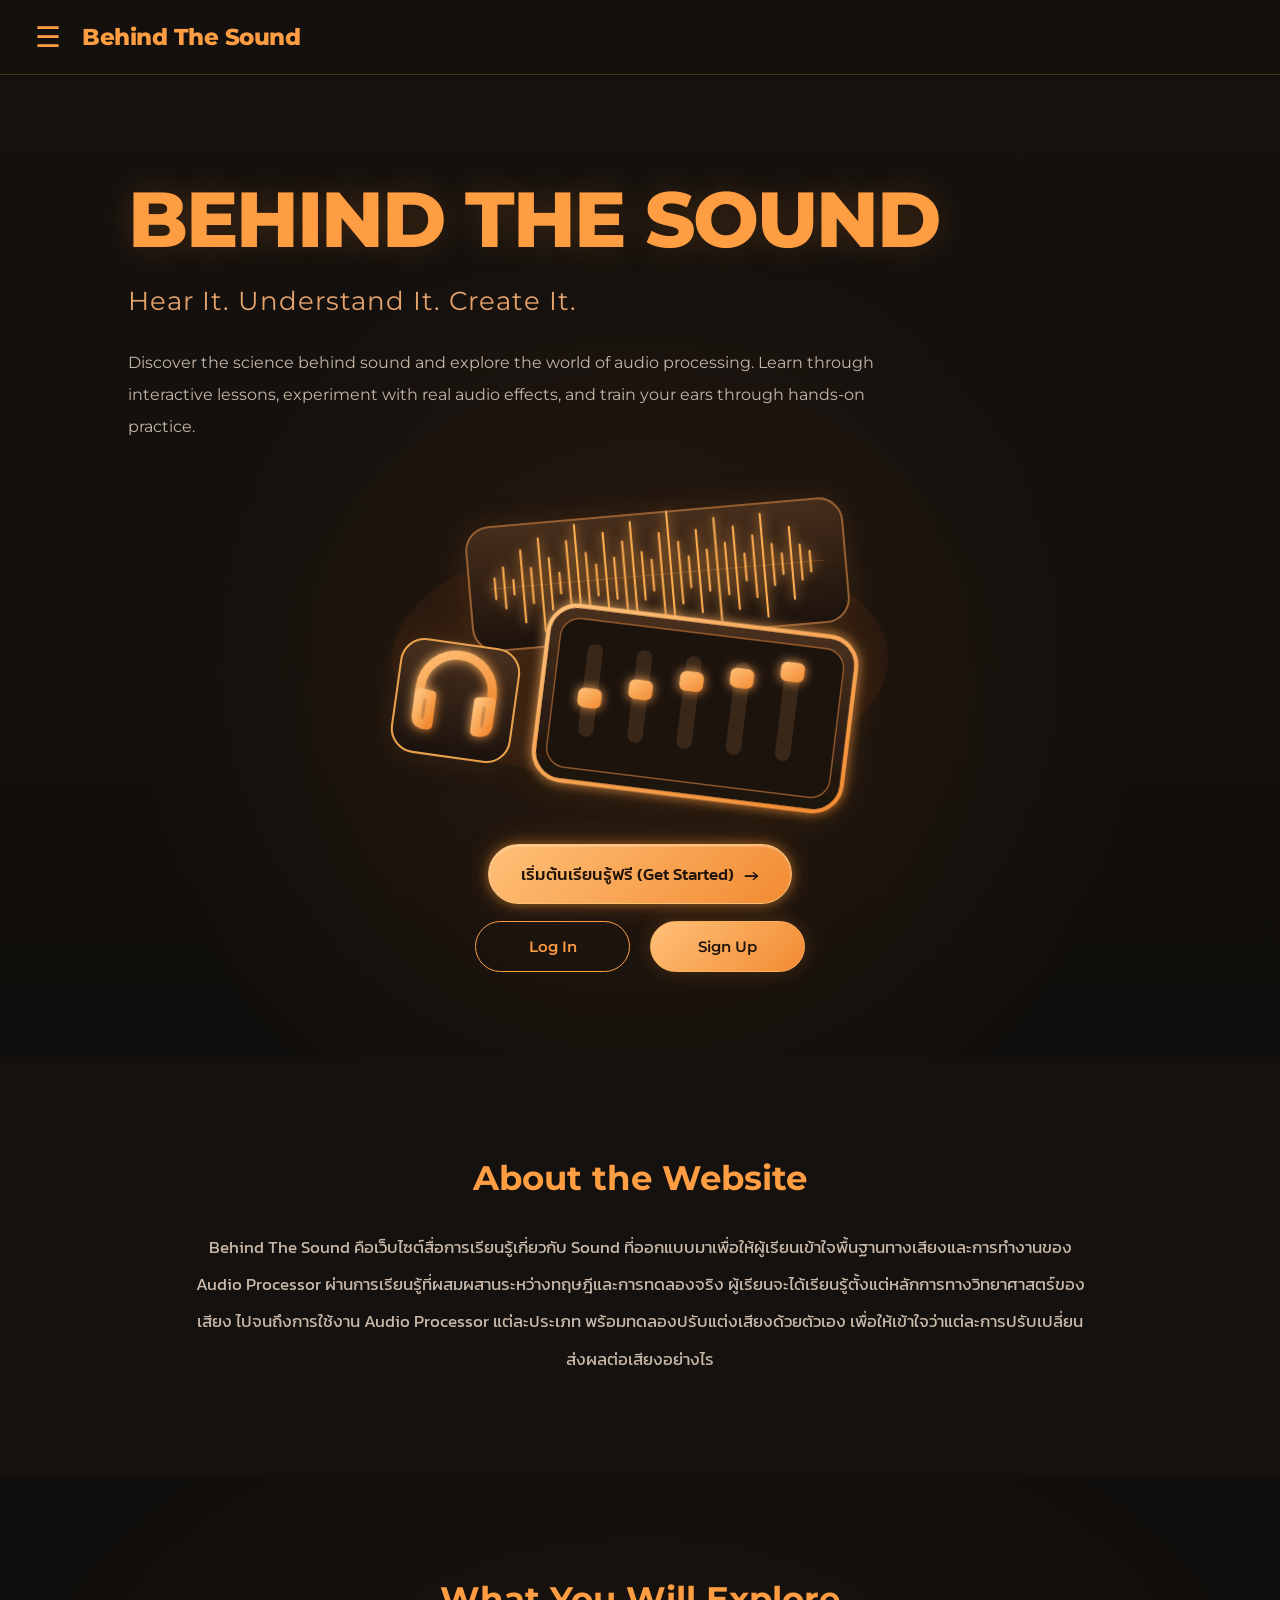
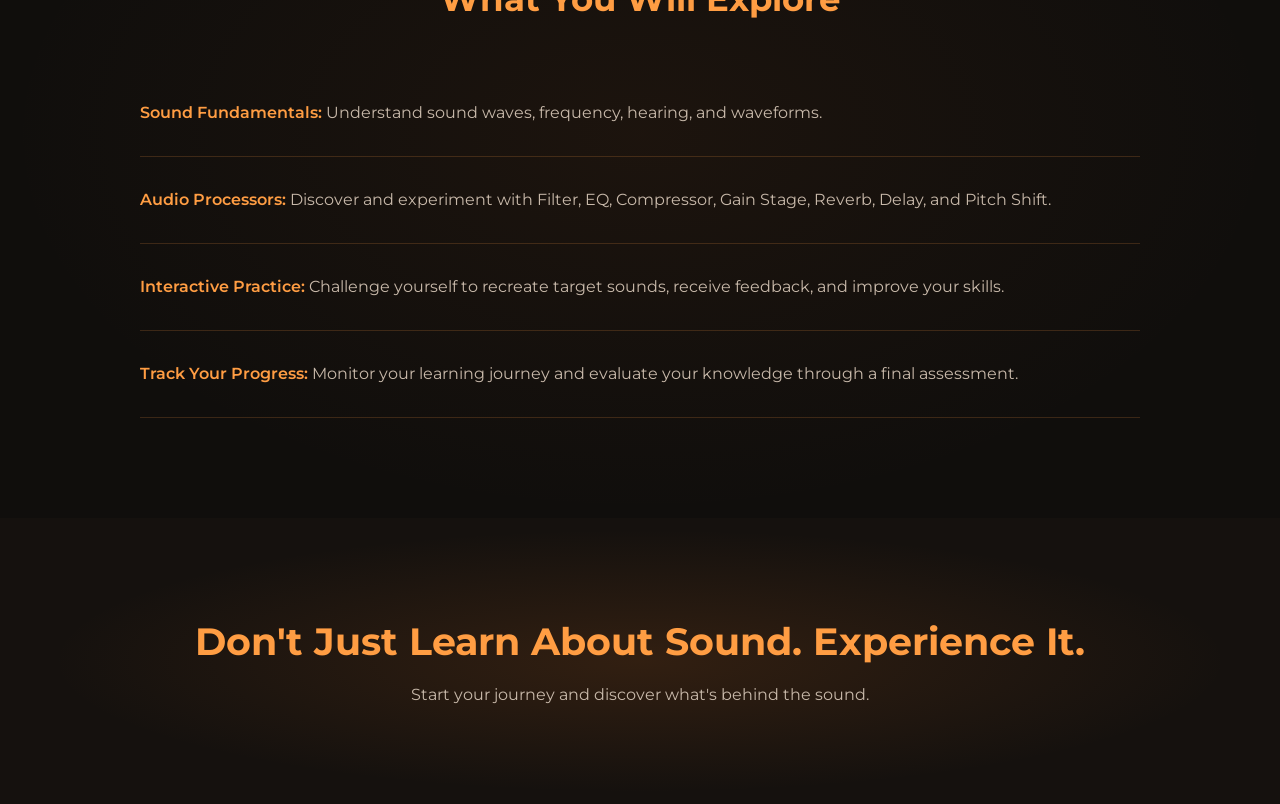
<file: index.html>
<!DOCTYPE html>
<html lang="en">

<head>
<meta charset="UTF-8">
<meta name="viewport" content="width=device-width, initial-scale=1.0">

<title>Behind The Sound</title>

<style>

/* =========================================
   1. GLOBAL SETTINGS
   กำหนดสี ฟอนต์ และค่าพื้นฐานของเว็บไซต์
========================================= */

@import url('https://fonts.googleapis.com/css2?family=Kanit:wght@300;400;500;600;700&family=Montserrat:wght@400;500;600;700;800&display=swap');

:root {
  --bg: #100e0c;
  --panel: #191512;
  --orange: #ff9d43;
  --gold: #e8a04d;
  --text: #f4e7d9;
  --muted: #b9a99a;
}

* {
  margin: 0;
  padding: 0;
  box-sizing: border-box;
}

html {
  scroll-behavior: smooth;
}

body {
  background: var(--bg);
  color: var(--text);
  font-family: 'Montserrat', 'Kanit', sans-serif;
  overflow-x: hidden;
}


/* =========================================
   2. HEADER
   แถบด้านบน โลโก้ และปุ่มเมนูสามขีด
========================================= */

header {
  width: 100%;
  height: 75px;
  padding: 0 30px;

  display: flex;
  align-items: center;

  background: rgba(20,17,14,0.97);
  border-bottom: 1px solid rgba(255,157,67,0.25);

  position: sticky;
  top: 0;
  z-index: 100;
}

.header-left {
  display: flex;
  align-items: center;
  gap: 16px;
}

.menu-toggle {
  background: transparent;
  border: none;
  color: var(--orange);
  font-size: 29px;
  cursor: pointer;
  padding: 5px;
  line-height: 1;
  transition: .3s;
}

.menu-toggle:hover {
  color: #ffc078;
  transform: scale(1.08);
}

.logo {
  font-size: 23px;
  font-weight: 800;
  color: var(--orange);
  white-space: nowrap;
  letter-spacing: -0.5px;
}


/* =========================================
   3. DROPDOWN MENU
   เมนู Pre Test, Learning, Practice, Post Test
========================================= */

nav {
  display: none;

  position: absolute;
  top: 75px;
  left: 0;

  width: 290px;
  height: calc(100vh - 75px);

  padding: 25px;

  background: #191512;
  border-right: 1px solid rgba(255,157,67,.35);
  border-bottom: 1px solid rgba(255,157,67,.35);

  box-shadow: 0 15px 35px rgba(0,0,0,.5);

  flex-direction: column;
  gap: 0;
  overflow-y: auto;
}

nav.active {
  display: flex;
}

nav > a {
  color: #e8d6c5;
  text-decoration: none;
  font-size: 16px;
  padding: 20px 10px;

  border-bottom: 1px solid rgba(255,157,67,.15);
  transition: .3s;
}

nav > a:hover {
  color: var(--orange);
  padding-left: 18px;
}

.menu-auth {
  display: flex;
  flex-direction: column;
  gap: 12px;

  margin-top: auto;
  padding-top: 30px;
}

.menu-auth a,
.menu-auth button {
  width: 100%;
  text-align: center;
  padding: 13px;

  border: 1px solid var(--orange);
  border-radius: 25px;

  text-decoration: none;
  color: var(--orange);
  background: transparent;

  font-family: inherit;
  font-size: 15px;
  cursor: pointer;
  transition: .3s;
}

.menu-auth a:last-child {
  background: var(--orange);
  color: #19110a;
}

.menu-auth a:hover,
.menu-auth button:hover {
  box-shadow: 0 0 15px rgba(255,157,67,.3);
}


/* =========================================
   4. HERO SECTION
   ส่วนหน้าแรกของเว็บไซต์
========================================= */

.hero {
  min-height: 700px;
  padding: 100px 10% 85px;

  display: flex;
  align-items: center;
  justify-content: flex-start;

  position: relative;

  background:
    radial-gradient(
      ellipse at 50% 65%,
      rgba(192,95,25,.13),
      transparent 55%
    ),
    linear-gradient(180deg, #15110e, #100e0c);
}

.hero-content {
  width: 100%;
  max-width: 1100px;
  margin: 0 auto;

  position: relative;
  z-index: 1;
}

/* หัวข้อหลัก จัดชิดซ้าย */

.hero h1 {
  font-size: clamp(42px, 7vw, 78px);
  line-height: 1.15;

  font-weight: 800;
  color: var(--orange);

  letter-spacing: -2px;
  text-shadow: 0 0 35px rgba(255,145,50,.2);

  text-align: left;
}

/* Tagline ยังคงจัดกึ่งกลาง */

.hero h2 {
  font-size: clamp(17px, 2.5vw, 26px);
  font-weight: 400;

  color: #e7a36c;

  margin-top: 20px;
  letter-spacing: 1px;

  text-align: left;
}

/* คำอธิบายเว็บไซต์ จัดชิดซ้าย */

.hero p {
  margin-top: 30px;
  max-width: 750px;

  font-size: 16px;
  line-height: 2;

  color: #c6b7a9;
  text-align: left;
}


/* =========================================
   5. AUDIO EQUIPMENT GRAPHIC
   ภาพคลื่นเสียง หูฟัง และ Audio Mixer
   ใช้ SVG สร้างภาพ ไม่ต้องใช้ไฟล์ภาพแยก
========================================= */

.audio-visual {
  width: 100%;
  max-width: 620px;

  margin: 35px auto 25px;

  display: flex;
  justify-content: center;
  align-items: center;
}

.audio-visual svg {
  width: 100%;
  height: auto;
  overflow: visible;

  filter: drop-shadow(0 0 15px rgba(255,145,50,.12));
}

/* เอฟเฟกต์แสงสีส้ม */

.glow {
  filter: url(#orangeGlow);
}

.visual-bg {
  fill: #17110d;
  stroke: rgba(255,157,67,.4);
  stroke-width: 1.5;
}

.wave-bar {
  stroke: #ffad50;
  stroke-width: 2;
  stroke-linecap: round;
  fill: none;
}

/* Animation คลื่นเสียง */

.wave-animated {
  transform-box: fill-box;
  transform-origin: center;
  animation: waveMotion 1.2s ease-in-out infinite alternate;
}

.wave-animated:nth-child(2n) {
  animation-delay: .2s;
}

.wave-animated:nth-child(3n) {
  animation-delay: .4s;
}

@keyframes waveMotion {
  from {
    transform: scaleY(.65);
    opacity: .65;
  }

  to {
    transform: scaleY(1);
    opacity: 1;
  }
}

/* เอฟเฟกต์เมื่อเลื่อนเมาส์ไปบนภาพ */

.audio-visual .equipment {
  transition: .3s;
}

.audio-visual:hover .equipment {
  filter: url(#orangeGlow);
}


/* =========================================
   6. HERO ACTIONS
   ส่วนปุ่ม Get Started และ Login / Signup
   ทั้งหมดอยู่ต่อกันใต้ภาพ Audio Equipment
========================================= */

.hero-actions {
  display: flex;
  flex-direction: column;

  align-items: center;
  justify-content: center;

  gap: 12px;
  margin-top: 10px;
}

/* ปุ่ม Get Started */

.get-started {
  display: inline-flex;
  align-items: center;
  justify-content: center;
  gap: 10px;

  padding: 14px 32px;
  min-width: 250px;

  background: linear-gradient(
    135deg,
    #ffc078,
    #f28b32
  );

  border: 1px solid #ffbd70;
  border-radius: 35px;

  color: #21140a;
  text-decoration: none;

  font-family: 'Kanit', sans-serif;
  font-size: 17px;
  font-weight: 500;

  box-shadow:
    0 0 12px rgba(255,151,54,.5),
    0 0 30px rgba(255,151,54,.2),
    inset 0 1px 2px rgba(255,255,255,.5);

  transition: .3s;
}

.get-started:hover {
  transform: translateY(-3px);

  box-shadow:
    0 0 18px rgba(255,151,54,.7),
    0 0 40px rgba(255,151,54,.35);
}

.get-started .arrow {
  font-size: 20px;
}


/* =========================================
   7. LOGIN / SIGNUP BUTTONS
   ย้ายปุ่มจากส่วนล่างสุดมาอยู่ใต้ Get Started
   ยังคงเรียงแนวนอนเหมือนดีไซน์เดิม
========================================= */

.auth-buttons {
  display: flex;

  justify-content: center;
  align-items: center;

  gap: 20px;

  margin-top: 5px;
}

/* รูปแบบปุ่มทั้งสอง */

.auth-buttons a,
.auth-buttons button {
  min-width: 155px;
  padding: 15px 35px;

  border-radius: 35px;

  font-family: inherit;
  font-size: 15px;
  font-weight: 600;

  text-decoration: none;
  text-align: center;

  cursor: pointer;
  transition: .3s;
}

/* ปุ่ม Log In */

.login {
  color: var(--orange);
  border: 1px solid var(--orange);
  background: transparent;
}

/* ปุ่ม Sign Up */

.signup {
  color: #21140a;

  background: linear-gradient(
    135deg,
    #ffc078,
    #f28b32
  );

  border: 1px solid #ffb05b;
  box-shadow: 0 0 20px rgba(255,151,54,.2);
}

/* Hover effect */

.auth-buttons a:hover,
.auth-buttons button:hover {
  transform: translateY(-3px);
  box-shadow: 0 0 25px rgba(255,151,54,.4);
}


/* =========================================
   8. ABOUT SECTION
   ส่วนแนะนำเกี่ยวกับเว็บไซต์
========================================= */

section:not(.hero) {
  padding: 100px 10%;
  scroll-margin-top: 85px;
}

.section-title {
  font-size: 34px;
  font-weight: 700;

  color: var(--orange);
  margin-bottom: 30px;
}

.about {
  background: #15110e;
  text-align: center;
}

.about p {
  max-width: 900px;
  margin: auto;

  color: #c8b9aa;

  font-family: 'Kanit', sans-serif;
  font-size: 17px;
  line-height: 2.2;
}


/* =========================================
   9. WHAT YOU WILL EXPLORE
   ส่วนอธิบายเนื้อหาที่ผู้เรียนจะได้เรียนรู้
========================================= */

.explore {
  background:
    radial-gradient(
      ellipse at 50% 40%,
      rgba(173,87,30,.08),
      transparent 70%
    ),
    #100e0c;
}

.explore-inner {
  max-width: 1000px;
  margin: auto;
}

.explore .section-title {
  text-align: center;
  margin-bottom: 50px;
}

.explore-item {
  padding: 27px 0;
  border-bottom: 1px solid rgba(255,157,67,.18);
}

.explore-item p {
  color: #c8b9aa;
  font-size: 16px;
  line-height: 2;
}

.explore-item strong {
  color: var(--orange);
  font-weight: 600;
}


/* =========================================
   10. CLOSING SECTION
   ส่วนข้อความปิดท้ายเว็บไซต์
   ย้ายปุ่ม Login / Signup ออกแล้ว
========================================= */

.closing {
  text-align: center;
  padding: 90px 20px 110px;

  background:
    radial-gradient(
      ellipse at center,
      rgba(201,105,34,.16),
      transparent 65%
    ),
    #15110e;
}

.closing h2 {
  color: var(--orange);
  font-size: clamp(24px, 4vw, 38px);
  margin-bottom: 20px;
}

.closing p {
  color: #c8b9aa;
  font-size: 16px;
  margin-bottom: 0;
}


/* =========================================
   11. RESPONSIVE DESIGN
   ปรับการแสดงผลบนแท็บเล็ต
========================================= */

@media (max-width: 800px) {

  .hero {
    min-height: auto;
    padding: 85px 7% 75px;
  }

  .hero h1 {
    font-size: clamp(38px, 8vw, 60px);
  }

  .hero p {
    font-size: 15px;
  }

  .audio-visual {
    max-width: 500px;
    margin-top: 35px;
  }

  section:not(.hero) {
    padding: 75px 7%;
  }

}


/* =========================================
   12. MOBILE RESPONSIVE
   ปรับขนาดปุ่ม ภาพ และตัวอักษรบนมือถือ
========================================= */

@media (max-width: 450px) {

  header {
    padding: 0 18px;
  }

  .logo {
    font-size: 21px;
  }

  nav {
    width: 260px;
  }

  .hero {
    padding: 75px 7% 65px;
  }

  .hero h1 {
    font-size: 39px;
    letter-spacing: -1.5px;
  }

  .hero h2 {
    font-size: 16px;
    margin-top: 18px;
  }

  .hero p {
    font-size: 14px;
    line-height: 1.9;
    margin-top: 25px;
  }

  .audio-visual {
    width: 110%;
    max-width: 380px;
    margin: 30px auto 20px;
  }

  .get-started {
    min-width: 230px;
    padding: 12px 25px;
    font-size: 15px;
  }

  /* ปรับปุ่ม Login / Signup ให้เหมาะกับมือถือ */

  .auth-buttons {
    gap: 12px;
    width: 100%;
  }

  .auth-buttons a,
  .auth-buttons button {
    min-width: 0;
    flex: 1;
    padding: 13px 12px;
    font-size: 14px;
  }

  .section-title {
    font-size: 28px;
  }

}

</style>
</head>


<body>


<!-- =========================================
     HEADER
========================================= -->

<header>

  <div class="header-left">

    <button
      class="menu-toggle"
      onclick="toggleMenu()"
      aria-label="Toggle menu"
      aria-expanded="false"
      id="menuButton">

      ☰

    </button>

    <div class="logo">
      Behind The Sound
    </div>

  </div>


  <!-- เมนูหลักของเว็บไซต์ -->

  <nav id="mainMenu">

    <a href="#pre-test" onclick="closeMenu()">Pre Test</a>

    <a href="#learning" onclick="closeMenu()">Learning</a>

    <a href="#practice" onclick="closeMenu()">Practice</a>

    <a href="#post-test" onclick="closeMenu()">Post Test</a>


    <!-- ปุ่มสมาชิกภายในเมนูสามขีด -->

    <div class="menu-auth" id="menuAuth">

      <a href="login.html">Log In</a>

      <a href="signup.html">Sign Up</a>

    </div>

  </nav>

</header>



<main>


<!-- =========================================
     HERO SECTION
     หน้าแรกของเว็บไซต์
========================================= -->

<section class="hero">

  <div class="hero-content">


    <!-- หัวข้อหลัก -->

    <h1>
      BEHIND THE SOUND
    </h1>


    <!-- Tagline จัดกึ่งกลาง -->

    <h2>
      Hear It. Understand It. Create It.
    </h2>


    <!-- คำอธิบายเว็บไซต์ -->

    <p>
      Discover the science behind sound and explore the world of audio processing.
      Learn through interactive lessons, experiment with real audio effects,
      and train your ears through hands-on practice.
    </p>



    <!-- =====================================
         AUDIO EQUIPMENT GRAPHIC
         ภาพคลื่นเสียง หูฟัง และ Audio Mixer
    ====================================== -->

    <div class="audio-visual">

      <svg
        viewBox="0 0 600 330"
        xmlns="http://www.w3.org/2000/svg"
        role="img"
        aria-label="Audio waveform, headphones and audio mixer illustration">


        <!-- เอฟเฟกต์แสงและสี -->

        <defs>

          <filter id="orangeGlow"
                  x="-100%"
                  y="-100%"
                  width="300%"
                  height="300%">

            <feGaussianBlur
              stdDeviation="5"
              result="blur"/>

            <feMerge>
              <feMergeNode in="blur"/>
              <feMergeNode in="SourceGraphic"/>
            </feMerge>

          </filter>


          <!-- Gradient สีส้ม -->

          <linearGradient id="orangeGradient"
                          x1="0" y1="0"
                          x2="1" y2="1">

            <stop offset="0%"
                  stop-color="#ffc078"/>

            <stop offset="100%"
                  stop-color="#f28b32"/>

          </linearGradient>


          <!-- Gradient พื้นหลังอุปกรณ์ -->

          <linearGradient id="panelGradient"
                          x1="0" y1="0"
                          x2="0" y2="1">

            <stop offset="0%"
                  stop-color="#49301d"/>

            <stop offset="100%"
                  stop-color="#1b120d"/>

          </linearGradient>

        </defs>



        <!-- แสงพื้นหลัง -->

        <ellipse
          cx="300"
          cy="175"
          rx="240"
          ry="120"
          fill="#d66b24"
          opacity=".07"/>



        <!-- =================================
             SOUND WAVEFORM
        ================================== -->

        <g transform="rotate(-5 300 100)"
           class="equipment">


          <!-- กรอบคลื่นเสียง -->

          <rect
            x="135"
            y="35"
            width="365"
            height="120"
            rx="23"
            fill="url(#panelGradient)"
            stroke="#9b6335"
            stroke-width="2"
            opacity=".95"/>


          <!-- เส้นกึ่งกลาง -->

          <path
            d="M155 95 H480"
            stroke="#ff9d43"
            opacity=".25"
            stroke-width="1"/>


          <!-- คลื่นเสียง -->

          <g class="glow">

            <path class="wave-bar wave-animated"
              d="M160 85 V105
                 M169 75 V115
                 M178 88 V102
                 M187 60 V130
                 M196 78 V112
                 M205 50 V140
                 M214 70 V120
                 M223 85 V105
                 M232 55 V135
                 M241 40 V150
                 M250 68 V122
                 M259 80 V110
                 M268 50 V140
                 M277 75 V115
                 M286 60 V130
                 M295 42 V148
                 M304 72 V118
                 M313 80 V110
                 M322 55 V135
                 M331 35 V155
                 M340 65 V125
                 M349 80 V110
                 M358 55 V135
                 M367 75 V115
                 M376 45 V145
                 M385 70 V120
                 M394 55 V135
                 M403 82 V108
                 M412 65 V125
                 M421 45 V145
                 M430 75 V115
                 M439 85 V105
                 M448 60 V130
                 M457 78 V112
                 M466 85 V105"/>

          </g>

        </g>



        <!-- =================================
             HEADPHONES
        ================================== -->

        <g transform="rotate(8 155 210)"
           class="equipment">


          <!-- กรอบหูฟัง -->

          <rect
            x="65"
            y="165"
            width="115"
            height="110"
            rx="23"
            fill="url(#panelGradient)"
            stroke="#e8a04d"
            stroke-width="2"/>


          <!-- สัญลักษณ์หูฟัง -->

          <g
            fill="none"
            stroke="url(#orangeGradient)"
            stroke-width="9"
            stroke-linecap="round"
            stroke-linejoin="round"
            class="glow">


            <path
              d="M87 222
                 V211
                 A35 35 0 0 1 157 211
                 V222"/>


            <path
              d="M87 217
                 V239
                 Q87 247 95 247
                 H99
                 V218
                 Z"/>


            <path
              d="M157 217
                 V239
                 Q157 247 149 247
                 H145
                 V218
                 Z"/>

          </g>

        </g>



        <!-- =================================
             AUDIO MIXER
        ================================== -->

        <g transform="rotate(7 370 210)"
           class="equipment">


          <!-- ตัวเครื่อง Mixer -->

          <rect
            x="205"
            y="140"
            width="300"
            height="170"
            rx="28"
            fill="url(#panelGradient)"
            stroke="url(#orangeGradient)"
            stroke-width="4"
            filter="url(#orangeGlow)"/>


          <!-- พื้นผิวด้านใน -->

          <rect
            x="217"
            y="152"
            width="276"
            height="145"
            rx="19"
            fill="#1c130d"
            stroke="#8b5429"
            stroke-width="1.5"/>


          <!-- Slider 1 -->

          <g>

            <rect
              x="245" y="175"
              width="15" height="90"
              rx="7"
              fill="#392719"/>

            <rect
              x="241" y="218"
              width="23" height="19"
              rx="6"
              fill="url(#orangeGradient)"
              filter="url(#orangeGlow)"/>

          </g>


          <!-- Slider 2 -->

          <g>

            <rect
              x="293" y="175"
              width="15" height="90"
              rx="7"
              fill="#392719"/>

            <rect
              x="289" y="204"
              width="23" height="19"
              rx="6"
              fill="url(#orangeGradient)"
              filter="url(#orangeGlow)"/>

          </g>


          <!-- Slider 3 -->

          <g>

            <rect
              x="341" y="175"
              width="15" height="90"
              rx="7"
              fill="#392719"/>

            <rect
              x="337" y="190"
              width="23" height="19"
              rx="6"
              fill="url(#orangeGradient)"
              filter="url(#orangeGlow)"/>

          </g>


          <!-- Slider 4 -->

          <g>

            <rect
              x="389" y="175"
              width="15" height="90"
              rx="7"
              fill="#392719"/>

            <rect
              x="385" y="181"
              width="23" height="19"
              rx="6"
              fill="url(#orangeGradient)"
              filter="url(#orangeGlow)"/>

          </g>


          <!-- Slider 5 -->

          <g>

            <rect
              x="437" y="175"
              width="15" height="90"
              rx="7"
              fill="#392719"/>

            <rect
              x="433" y="169"
              width="23" height="19"
              rx="6"
              fill="url(#orangeGradient)"
              filter="url(#orangeGlow)"/>

          </g>

        </g>

      </svg>

    </div>



    <!-- =====================================
         HERO ACTIONS
         เรียงปุ่มจากบนลงล่าง
         1. Get Started
         2. Log In
         3. Sign Up
    ====================================== -->

    <div class="hero-actions">


      <!-- ปุ่มเริ่มต้นเรียนรู้ -->

      <a href="signup.html" class="get-started">

        เริ่มต้นเรียนรู้ฟรี (Get Started)

        <span class="arrow">→</span>

      </a>



      <!-- ปุ่ม Login และ Signup
           ย้ายมาจาก Closing Section -->

      <div class="auth-buttons" id="authButtons">

        <a href="login.html" class="login">
          Log In
        </a>

        <a href="signup.html" class="signup">
          Sign Up
        </a>

      </div>


    </div>


  </div>

</section>



<!-- =========================================
     ABOUT SECTION
     แนะนำรายละเอียดของเว็บไซต์
========================================= -->

<section class="about">

  <h2 class="section-title">
    About the Website
  </h2>

  <p>

    Behind The Sound คือเว็บไซต์สื่อการเรียนรู้เกี่ยวกับ Sound
    ที่ออกแบบมาเพื่อให้ผู้เรียนเข้าใจพื้นฐานทางเสียงและการทำงานของ
    Audio Processor ผ่านการเรียนรู้ที่ผสมผสานระหว่างทฤษฎีและการทดลองจริง

    ผู้เรียนจะได้เรียนรู้ตั้งแต่หลักการทางวิทยาศาสตร์ของเสียง
    ไปจนถึงการใช้งาน Audio Processor แต่ละประเภท
    พร้อมทดลองปรับแต่งเสียงด้วยตัวเอง
    เพื่อให้เข้าใจว่าแต่ละการปรับเปลี่ยนส่งผลต่อเสียงอย่างไร

  </p>

</section>



<!-- =========================================
     WHAT YOU WILL EXPLORE
     แสดงหัวข้อเนื้อหาภายในเว็บไซต์
========================================= -->

<section class="explore">

  <div class="explore-inner">

    <h2 class="section-title">
      What You Will Explore
    </h2>


    <!-- Sound Fundamentals -->

    <div class="explore-item" id="pre-test">

      <p>

        <strong>Sound Fundamentals:</strong>

        Understand sound waves, frequency, hearing, and waveforms.

      </p>

    </div>


    <!-- Audio Processors -->

    <div class="explore-item" id="learning">

      <p>

        <strong>Audio Processors:</strong>

        Discover and experiment with Filter, EQ, Compressor,
        Gain Stage, Reverb, Delay, and Pitch Shift.

      </p>

    </div>


    <!-- Interactive Practice -->

    <div class="explore-item" id="practice">

      <p>

        <strong>Interactive Practice:</strong>

        Challenge yourself to recreate target sounds,
        receive feedback, and improve your skills.

      </p>

    </div>


    <!-- Track Progress -->

    <div class="explore-item" id="post-test">

      <p>

        <strong>Track Your Progress:</strong>

        Monitor your learning journey and evaluate
        your knowledge through a final assessment.

      </p>

    </div>

  </div>

</section>



<!-- =========================================
     CLOSING SECTION
     ข้อความปิดท้ายเว็บไซต์
     ไม่มีปุ่ม Login / Signup ซ้ำแล้ว
========================================= -->

<section class="closing">

  <h2>
    Don't Just Learn About Sound. Experience It.
  </h2>

  <p>

    Start your journey and discover what's behind the sound.

  </p>

</section>


</main>



<!-- =========================================
     FOOTER
========================================= -->

<footer>

</footer>



<!-- =========================================
     JAVASCRIPT
     ระบบเปิด/ปิดเมนู และเปลี่ยนปุ่มตามสถานะสมาชิก
========================================= -->

<script>


/* =========================================
   1. MENU OPEN / CLOSE
   เปิดและปิดเมนูสามขีด
========================================= */

function toggleMenu() {

  const menu = document.getElementById("mainMenu");

  const button = document.getElementById("menuButton");

  menu.classList.toggle("active");

  button.setAttribute(
    "aria-expanded",
    menu.classList.contains("active")
  );

}


// ปิดเมนูเมื่อผู้ใช้เลือกรายการ

function closeMenu() {

  document.getElementById("mainMenu")
    .classList.remove("active");

  document.getElementById("menuButton")
    .setAttribute("aria-expanded", "false");

}



/* =========================================
   2. AUTHENTICATION UI
   เปลี่ยนปุ่มตามสถานะการเข้าสู่ระบบ
========================================= */

function setLoggedIn(isLoggedIn) {

  const menuAuth = document.getElementById("menuAuth");

  const authButtons = document.getElementById("authButtons");


  // กรณีเข้าสู่ระบบแล้ว

  if (isLoggedIn) {

    // เปลี่ยนปุ่มในเมนูสามขีดเป็น Log Out

    menuAuth.innerHTML = `

      <button onclick="handleLogout()">
        Log Out
      </button>

    `;


    // เปลี่ยนปุ่ม Login / Signup ใต้ Get Started

    authButtons.innerHTML = `

      <button class="login" onclick="handleLogout()">
        Log Out
      </button>

    `;

  }


  // กรณียังไม่ได้เข้าสู่ระบบ

  else {

    // แสดงปุ่ม Login / Signup ในเมนู

    menuAuth.innerHTML = `

      <a href="login.html">Log In</a>

      <a href="signup.html">Sign Up</a>

    `;


    // แสดงปุ่ม Login / Signup ใต้ Get Started

    authButtons.innerHTML = `

      <a href="login.html" class="login">
        Log In
      </a>

      <a href="signup.html" class="signup">
        Sign Up
      </a>

    `;

  }

}



/* =========================================
   3. LOGOUT
   ระบบออกจากระบบตัวอย่าง
========================================= */

// หมายเหตุ:
// ฟังก์ชันนี้เป็นเพียง UI ตัวอย่าง
// หากใช้งาน Firebase Authentication จริง
// ต้องเชื่อมกับ Firebase signOut เพิ่มเติม

function handleLogout() {

  setLoggedIn(false);

}



// กำหนดค่าเริ่มต้น
// false = ยังไม่ได้เข้าสู่ระบบ

setLoggedIn(false);


</script>

</body>
</html>
</file>
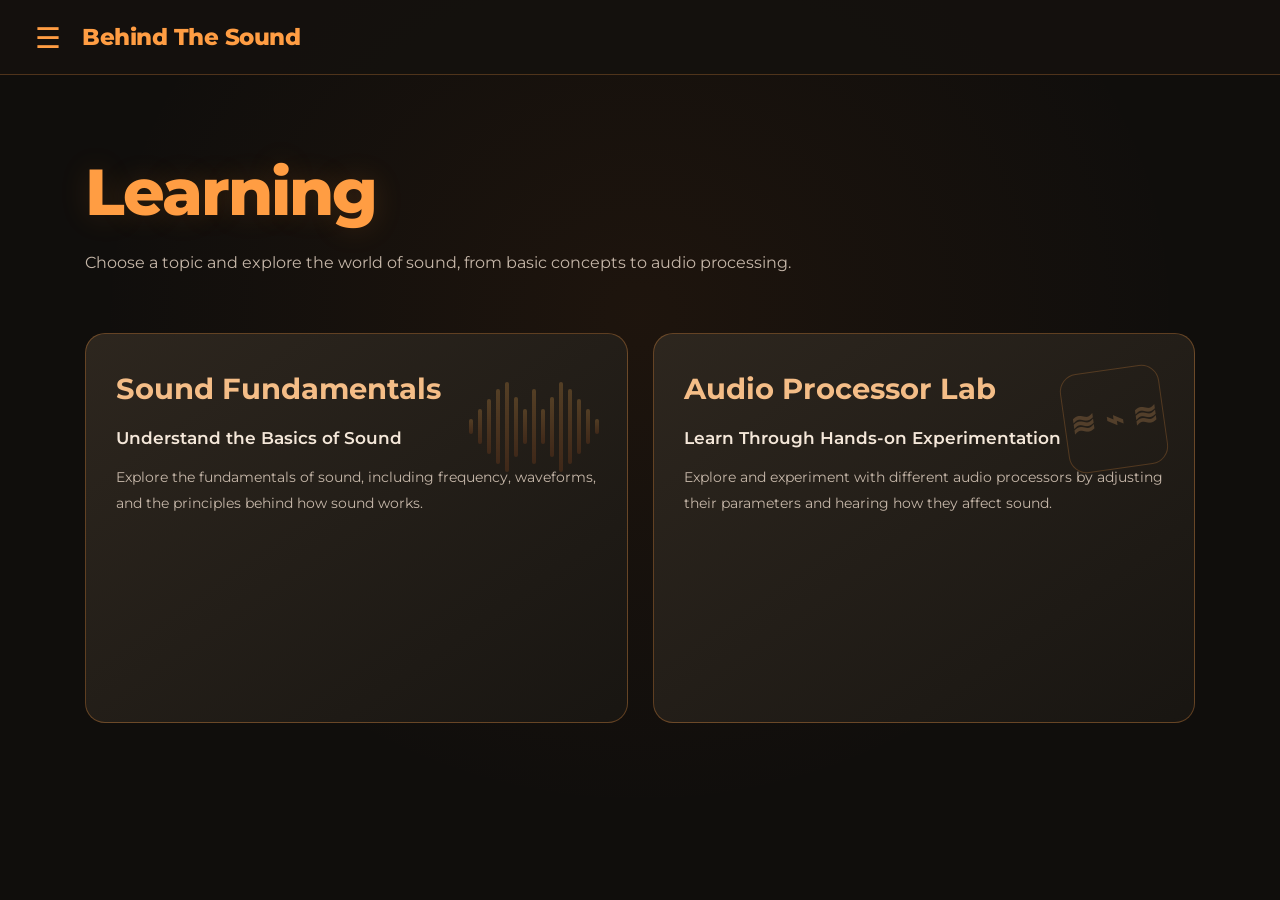
<file: learning.html>
<!DOCTYPE html>
<html lang="en">

<head>
  <meta charset="UTF-8">
  <meta name="viewport" content="width=device-width, initial-scale=1.0">

  <title>Learning | Behind The Sound</title>

  <link rel="stylesheet" href="learning.css">

  <link href="https://fonts.googleapis.com/css2?family=Kanit:wght@300;400;500;600;700&family=Montserrat:wght@400;500;600;700;800&display=swap" rel="stylesheet">
</head>

<body>

  <!-- HEADER -->
  <header class="site-header">

    <div class="header-left">

      <button
        class="menu-toggle"
        id="menuButton"
        type="button"
        aria-label="Toggle menu"
        aria-expanded="false">
        ☰
      </button>

      <a href="home.html" class="logo">
        Behind The Sound
      </a>

    </div>

    <!-- NAVIGATION MENU -->
    <nav id="mainMenu" class="main-menu">

      <a href="home.html">Home</a>
      <a href="pretest.html">Pretest</a>
      <a href="learning.html" class="active">Learning</a>
      <a href="practice.html">Practice</a>
      <a href="posttest.html">Post test</a>

    </nav>

  </header>


  <!-- MAIN CONTENT -->
  <main class="learning-container">

    <!-- HERO -->
    <section class="learning-hero">

      <h1>Learning</h1>

      <p>
        Choose a topic and explore the world of sound, from basic concepts to audio processing.
      </p>

    </section>


    <!-- LEARNING CARDS -->
    <section class="learning-sections">

      <!-- SOUND FUNDAMENTALS -->
      <a
        href="sound-fundamentals.html"
        class="learning-card fundamentals-card"
        style="display:block; color:inherit; text-decoration:none;">

        <div class="card-content">

          <h2>Sound Fundamentals</h2>

          <h3>Understand the Basics of Sound</h3>

          <p>
            Explore the fundamentals of sound, including frequency, waveforms, and the principles behind how sound works.
          </p>

        </div>

        <!-- WAVEFORM DECORATION -->
        <div class="card-decoration waveform-decoration" aria-hidden="true">

          <span></span>
          <span></span>
          <span></span>
          <span></span>
          <span></span>
          <span></span>
          <span></span>
          <span></span>
          <span></span>
          <span></span>
          <span></span>
          <span></span>
          <span></span>
          <span></span>
          <span></span>

        </div>

      </a>


      <!-- AUDIO PROCESSOR LAB -->
      <a href="sound-fundamentals.html"
   class="learning-card fundamentals-card">

        <div class="card-content">

          <h2>Audio Processor Lab</h2>

          <h3>Learn Through Hands-on Experimentation</h3>

          <p>
            Explore and experiment with different audio processors by adjusting their parameters and hearing how they affect sound.
          </p>

        </div>

        <!-- PROCESSOR DECORATION -->
        <div class="card-decoration processor-decoration" aria-hidden="true">

          <div class="processor-icon">

            <span>≋</span>
            <span>⌁</span>
            <span>≋</span>

          </div>

        </div>

      </a>
    </section>

  </main>


  <!-- JAVASCRIPT -->
  <script src="learning.js"></script>

</body>
</html>
</file>
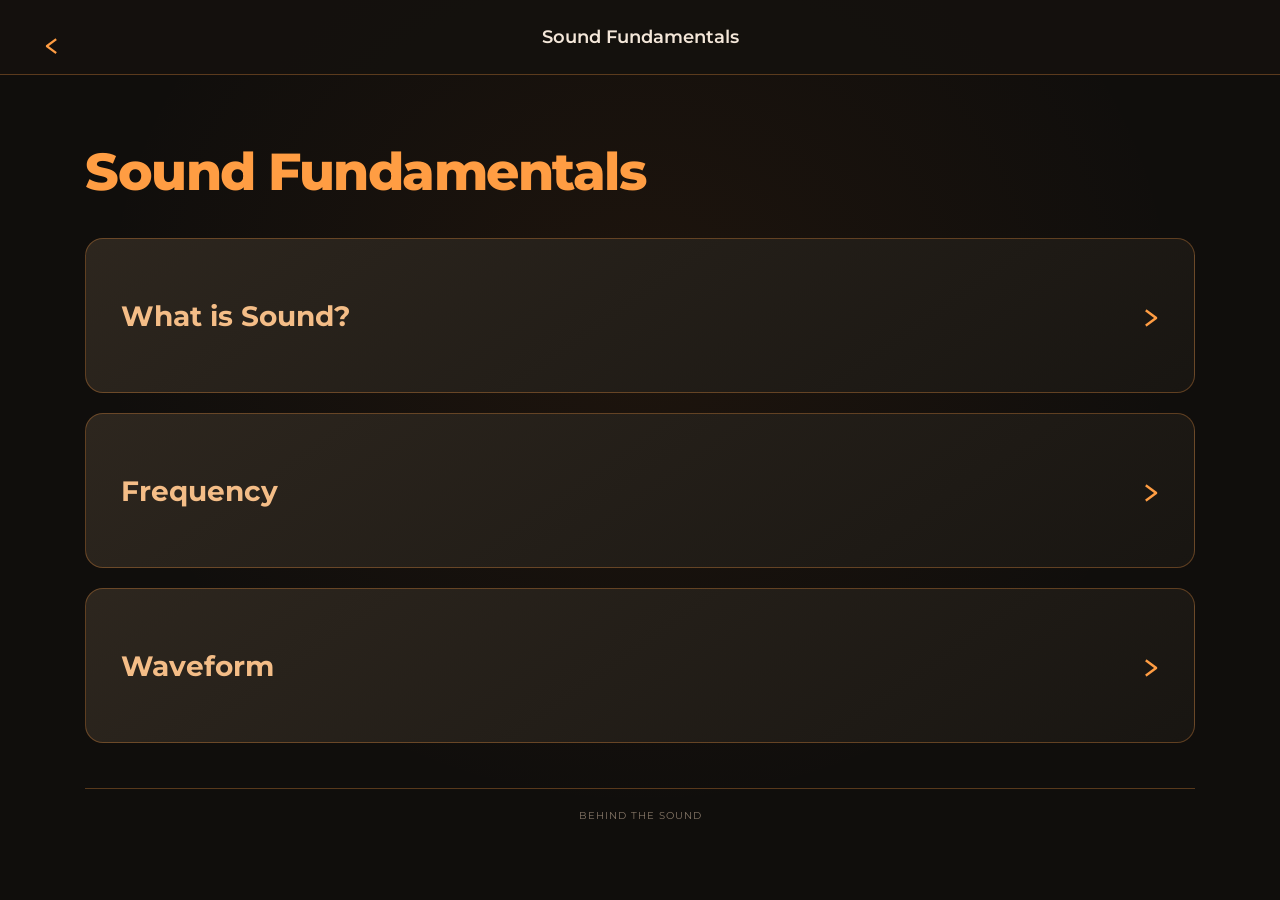
<file: sound-fundamentals.html>
<!DOCTYPE html>
<html lang="th">

<head>
  <meta charset="UTF-8">
  <meta name="viewport" content="width=device-width, initial-scale=1.0">

  <title>Sound Fundamentals | Behind The Sound</title>

  <link rel="stylesheet" href="sound-fundamentals.css">

  <link href="https://fonts.googleapis.com/css2?family=Kanit:wght@300;400;500;600;700&family=Montserrat:wght@400;500;600;700;800&display=swap" rel="stylesheet">
</head>

<body>

  <!-- HEADER -->
  <header class="fundamentals-header">

    <button class="back-button" id="backButton" type="button"
      aria-label="Back">
      ‹
    </button>

    <div class="header-title">Sound Fundamentals</div>

    <div class="header-space"></div>

  </header>


  <main class="fundamentals-container">

    <!-- TOPIC SELECTION PAGE -->
    <section id="topicPage">

      <section class="page-heading">
        <h1>Sound Fundamentals</h1>
      </section>

      <div class="topic-list">

        <a class="topic-card" href="sound-fundamentals.html?topic=sound">
          <div class="topic-card-content">
            <h2>What is Sound?</h2>
          </div>
          <span class="topic-arrow">›</span>
        </a>

        <a class="topic-card" href="sound-fundamentals.html?topic=frequency">
          <div class="topic-card-content">
            <h2>Frequency</h2>
          </div>
          <span class="topic-arrow">›</span>
        </a>

        <a class="topic-card" href="sound-fundamentals.html?topic=waveform">
          <div class="topic-card-content">
            <h2>Waveform</h2>
          </div>
          <span class="topic-arrow">›</span>
        </a>

      </div>

    </section>


    <!-- LESSON CONTENT -->
    <section id="lessonPage" hidden>

      <div id="lessonContent"></div>

    </section>

    <footer class="lesson-footer">
      BEHIND THE SOUND
    </footer>

  </main>


  <script src="sound-fundamentals.js"></script>

</body>
</html>
</file>
<file: learning.css>
/* =========================================
   BEHIND THE SOUND
   LEARNING PAGE
   DARK GOLD THEME
========================================= */


/* =========================================
   1. ROOT
========================================= */

:root {

  --bg: #100e0c;

  --panel: #211d18;

  --panel-light: #29241e;

  --orange: #ff9d43;

  --gold: #e8a04d;

  --text: #f4e7d9;

  --muted: #c6b7a9;

  --border: rgba(255,157,67,.3);

}


* {

  margin: 0;
  padding: 0;

  box-sizing: border-box;

}


html {

  scroll-behavior: smooth;

}


body {

  min-height: 100vh;

  overflow-x: hidden;

  background:
    radial-gradient(
      ellipse at 50% 35%,
      rgba(192,95,25,.08),
      transparent 60%
    ),
    #100e0c;

  color: var(--text);

  font-family: 'Montserrat', 'Kanit', sans-serif;

}


button,
a {

  font: inherit;

}


/* =========================================
   2. HEADER
========================================= */

.site-header {

  width: 100%;

  height: 75px;

  padding: 0 30px;

  display: flex;

  align-items: center;

  background: rgba(20,17,14,.97);

  border-bottom: 1px solid rgba(255,157,67,.25);

  position: sticky;

  top: 0;

  z-index: 100;

}


.header-left {

  display: flex;

  align-items: center;

  gap: 16px;

}


/* MENU BUTTON */

.menu-toggle {

  background: transparent;

  border: none;

  color: var(--orange);

  font-size: 29px;

  cursor: pointer;

  padding: 5px;

  line-height: 1;

  transition: .3s;

}


.menu-toggle:hover {

  color: #ffc078;

  transform: scale(1.08);

}


/* WEBSITE LOGO */

.logo {

  color: var(--orange);

  font-size: 23px;

  font-weight: 800;

  letter-spacing: -.5px;

  white-space: nowrap;

  text-decoration: none;

}


/* =========================================
   3. NAVIGATION MENU
========================================= */

.main-menu {

  display: none;

  position: absolute;

  top: 75px;

  left: 0;

  width: 290px;

  height: calc(100vh - 75px);

  padding: 25px;

  background: #191512;

  border-right: 1px solid rgba(255,157,67,.35);

  border-bottom: 1px solid rgba(255,157,67,.35);

  box-shadow: 0 15px 35px rgba(0,0,0,.5);

  flex-direction: column;

  gap: 0;

  overflow-y: auto;

}


.main-menu.active {

  display: flex;

}


.main-menu a {

  display: block;

  color: #e8d6c5;

  text-decoration: none;

  font-size: 16px;

  padding: 20px 10px;

  border-bottom: 1px solid rgba(255,157,67,.15);

  transition: .3s;

}


.main-menu a:hover,
.main-menu a.active {

  color: var(--orange);

  padding-left: 18px;

}


/* =========================================
   4. MAIN CONTAINER
========================================= */

.learning-container {

  width: 100%;

  max-width: 1200px;

  margin: 0 auto;

  padding: 80px 45px 100px;

}


/* =========================================
   5. HERO SECTION
========================================= */

.learning-hero {

  width: 100%;

  margin-bottom: 55px;

  text-align: left;

}


.learning-hero h1 {

  color: var(--orange);

  font-size: clamp(42px, 6vw, 65px);

  font-weight: 800;

  letter-spacing: -2px;

  line-height: 1.15;

  margin-bottom: 18px;

  text-shadow: 0 0 30px rgba(255,145,50,.15);

}


.learning-hero p {

  max-width: 720px;

  color: var(--muted);

  font-size: 16px;

  line-height: 1.9;

}


/* =========================================
   6. LEARNING SECTIONS
========================================= */

.learning-sections {

  display: grid;

  grid-template-columns: repeat(2, minmax(0, 1fr));

  gap: 25px;

  align-items: stretch;

}


/* =========================================
   7. LEARNING CARD
========================================= */

.learning-card {

  position: relative;

  min-height: 390px;

  padding: 35px 30px;

  display: flex;

  flex-direction: column;

  justify-content: space-between;

  overflow: hidden;

  background:
    linear-gradient(
      145deg,
      rgba(46,39,31,.98),
      rgba(25,22,18,.98)
    );

  border: 1px solid var(--border);

  border-radius: 20px;

  transition: .3s;

}


.learning-card:hover {

  border-color: rgba(255,157,67,.7);

  transform: translateY(-5px);

  box-shadow: 0 15px 35px rgba(0,0,0,.3);

}


/* CARD CONTENT */

.card-content {

  position: relative;

  z-index: 2;

  max-width: 100%;

}


/* CARD TITLE */

.card-content h2 {

  color: #f4bd87;

  font-size: clamp(22px, 2.5vw, 29px);

  font-weight: 700;

  line-height: 1.35;

  margin-bottom: 18px;

}


/* CARD SUBTITLE */

.card-content h3 {

  color: #f4e7d9;

  font-size: 17px;

  font-weight: 600;

  line-height: 1.5;

  margin-bottom: 12px;

}


/* CARD DESCRIPTION */

.card-content p {

  color: #c6b7a9;

  font-size: 14px;

  font-weight: 400;

  line-height: 1.9;

}


/* =========================================
   8. CARD DECORATIONS
========================================= */

.card-decoration {

  position: absolute;

  pointer-events: none;

  opacity: .22;

}


/* WAVEFORM DECORATION */

.waveform-decoration {

  top: 45px;

  right: 28px;

  height: 95px;

  display: flex;

  align-items: center;

  gap: 5px;

}


.waveform-decoration span {

  width: 4px;

  border-radius: 10px;

  background: linear-gradient(
    to top,
    #a95120,
    #ffb253
  );

}


.waveform-decoration span:nth-child(1),
.waveform-decoration span:nth-child(15) {

  height: 15px;

}


.waveform-decoration span:nth-child(2),
.waveform-decoration span:nth-child(14) {

  height: 35px;

}


.waveform-decoration span:nth-child(3),
.waveform-decoration span:nth-child(13) {

  height: 55px;

}


.waveform-decoration span:nth-child(4),
.waveform-decoration span:nth-child(12) {

  height: 75px;

}


.waveform-decoration span:nth-child(5),
.waveform-decoration span:nth-child(11) {

  height: 90px;

}


.waveform-decoration span:nth-child(6),
.waveform-decoration span:nth-child(10) {

  height: 60px;

}


.waveform-decoration span:nth-child(7),
.waveform-decoration span:nth-child(9) {

  height: 35px;

}


.waveform-decoration span:nth-child(8) {

  height: 75px;

}


/* PROCESSOR DECORATION */

.processor-decoration {

  top: 35px;

  right: 30px;

}


.processor-icon {

  width: 100px;

  height: 100px;

  display: flex;

  align-items: center;

  justify-content: center;

  gap: 10px;

  border: 1px solid var(--orange);

  border-radius: 18px;

  transform: rotate(-8deg);

}


.processor-icon span {

  color: #ffb66f;

  font-size: 30px;

  font-weight: 600;

}


/* =========================================
   9. RESPONSIVE - TABLET
========================================= */

@media (max-width: 800px) {

  .learning-container {

    padding: 65px 30px 80px;

  }


  .learning-sections {

    gap: 18px;

  }


  .learning-card {

    min-height: 370px;

    padding: 28px 22px;

  }


  .card-content h2 {

    font-size: 22px;

  }


  .card-content h3 {

    font-size: 15px;

  }


  .card-content p {

    font-size: 13px;

  }

}


/* =========================================
   10. RESPONSIVE - MOBILE
========================================= */

@media (max-width: 600px) {

  .site-header {

    height: 75px;

    padding: 0 18px;

  }


  .logo {

    font-size: 21px;

  }


  .main-menu {

    top: 75px;

    width: 260px;

    height: calc(100vh - 75px);

  }


  .learning-container {

    padding: 55px 20px 70px;

  }


  .learning-hero {

    margin-bottom: 35px;

  }


  .learning-hero h1 {

    font-size: 43px;

  }


  .learning-hero p {

    font-size: 14px;

  }


  .learning-sections {

    grid-template-columns: 1fr;

    gap: 18px;

  }


  .learning-card {

    min-height: 300px;

    padding: 27px 23px;

  }


  .card-content h2 {

    font-size: 25px;

  }


  .card-content h3 {

    font-size: 16px;

  }


  .card-content p {

    font-size: 14px;

  }

}


/* =========================================
   11. SMALL MOBILE
========================================= */

@media (max-width: 360px) {

  .learning-container {

    padding-left: 15px;

    padding-right: 15px;

  }


  .learning-card {

    padding: 23px 18px;

  }

}


/* =========================================
   END OF LEARNING CSS
========================================= */
.learning-card {
  text-decoration: none;
  color: inherit;
  cursor: pointer;
}
</file>
<file: sound-fundamentals.css>
/* =========================================
   BEHIND THE SOUND
   SOUND FUNDAMENTALS
   DARK GOLD THEME
========================================= */

:root {
  --bg: #100e0c;
  --panel: #211d18;
  --panel-light: #29241e;
  --orange: #ff9d43;
  --gold: #e8a04d;
  --text: #f4e7d9;
  --muted: #c6b7a9;
  --border: rgba(255,157,67,.3);
}

* {
  margin: 0;
  padding: 0;
  box-sizing: border-box;
}

html {
  scroll-behavior: smooth;
}

body {
  min-height: 100vh;
  overflow-x: hidden;

  background:
    radial-gradient(
      ellipse at 50% 35%,
      rgba(192,95,25,.08),
      transparent 60%
    ),
    #100e0c;

  color: var(--text);
  font-family: 'Kanit', sans-serif;
}

button, a {
  font: inherit;
}


/* =========================================
   HEADER
========================================= */

.fundamentals-header {
  width: 100%;
  height: 75px;
  padding: 0 30px;

  display: grid;
  grid-template-columns: 1fr auto 1fr;
  align-items: center;

  background: rgba(20,17,14,.97);
  border-bottom: 1px solid var(--border);

  position: sticky;
  top: 0;
  z-index: 100;
}

.back-button {
  justify-self: start;

  width: 42px;
  height: 45px;

  border: none;
  background: transparent;

  color: var(--orange);
  font-size: 38px;
  font-weight: 300;

  cursor: pointer;
  transition: .2s;
}

.back-button:hover {
  color: #ffd09c;
  transform: translateX(-3px);
}

.header-title {
  color: var(--text);
  font-family: 'Montserrat', sans-serif;
  font-size: 18px;
  font-weight: 600;
}

.header-space {
  width: 42px;
}


/* =========================================
   MAIN CONTAINER
========================================= */

.fundamentals-container {
  width: 100%;
  max-width: 1200px;

  margin: auto;
  padding: 65px 45px 50px;
}


/* =========================================
   PAGE HEADING
========================================= */

.page-heading {
  margin-bottom: 35px;
}

.page-heading h1 {
  color: var(--orange);

  font-family: 'Montserrat', sans-serif;
  font-size: clamp(34px, 5vw, 52px);
  font-weight: 800;
  letter-spacing: -1.5px;
}


/* =========================================
   TOPIC CARDS
========================================= */

.topic-list {
  display: flex;
  flex-direction: column;
  gap: 20px;
}

.topic-card {
  position: relative;

  width: 100%;
  min-height: 155px;

  padding: 30px 35px;

  display: flex;
  align-items: center;
  justify-content: space-between;

  background:
    linear-gradient(
      145deg,
      rgba(46,39,31,.98),
      rgba(25,22,18,.98)
    );

  border: 1px solid var(--border);
  border-radius: 18px;

  text-decoration: none;
  color: var(--text);

  transition: .3s;
}

.topic-card:hover {
  border-color: var(--orange);
  background:
    linear-gradient(
      145deg,
      rgba(65,48,33,.98),
      rgba(30,24,18,.98)
    );

  transform: translateY(-3px);
  box-shadow: 0 12px 30px rgba(0,0,0,.3);
}

.topic-card h2 {
  color: #f4bd87;

  font-family: 'Montserrat', sans-serif;
  font-size: clamp(21px, 3vw, 28px);
  font-weight: 700;
}

.topic-arrow {
  color: var(--orange);
  font-size: 42px;
  font-weight: 300;

  transition: .2s;
}

.topic-card:hover .topic-arrow {
  transform: translateX(6px);
}


/* =========================================
   LESSON CONTENT
========================================= */

.lesson-page-heading {
  margin-bottom: 28px;
}

.lesson-page-heading h1 {
  color: var(--orange);

  font-family: 'Montserrat', sans-serif;
  font-size: clamp(30px, 5vw, 43px);
  font-weight: 800;
}

.content-card {
  padding: 28px 30px;
  margin-bottom: 20px;

  background: rgba(40,39,32,.97);

  border: 1px solid var(--border);
  border-radius: 16px;

  box-shadow: 0 8px 22px rgba(0,0,0,.16);
}

.content-card h3 {
  margin-bottom: 15px;

  color: var(--orange);
  font-size: 20px;
  font-weight: 500;
}

.content-card h4 {
  margin: 20px 0 10px;

  color: #e7c49d;
  font-size: 16px;
  font-weight: 500;
}

.content-card p {
  margin-bottom: 14px;

  color: #e3d9cd;
  font-size: 14px;
  font-weight: 300;
  line-height: 1.95;
}

.content-card p:last-child {
  margin-bottom: 0;
}


/* =========================================
   EVERYDAY SOUND
========================================= */

.everyday-item {
  padding: 14px 17px;
  margin-top: 13px;

  background: rgba(255,255,255,.025);

  border-left: 3px solid var(--gold);
  border-radius: 5px 10px 10px 5px;
}

.everyday-item h4 {
  margin: 0 0 7px;
  color: #edbd85;
}

.everyday-item p {
  margin: 0;
}


/* =========================================
   FUN FACT
========================================= */

.fact-card {
  padding: 26px 30px;
  margin-bottom: 20px;

  background:
    linear-gradient(
      135deg,
      rgba(111,70,34,.25),
      rgba(40,39,32,.97)
    );

  border: 1px solid rgba(255,173,89,.6);
  border-radius: 16px;
}

.fact-label {
  margin-bottom: 13px;

  color: var(--orange);

  font-family: 'Montserrat', sans-serif;
  font-size: 11px;
  font-weight: 700;
  letter-spacing: 1.5px;
}

.fact-card h3 {
  margin-bottom: 13px;
  color: #ffd09c;
  font-size: 18px;
  font-weight: 500;
}

.fact-card p {
  color: #e3d9cd;
  font-size: 14px;
  font-weight: 300;
  line-height: 1.95;
}


/* =========================================
   FREQUENCY TABLE
========================================= */

.frequency-table {
  margin-top: 20px;

  border: 1px solid var(--border);
  border-radius: 12px;
  overflow: hidden;
}

.frequency-row {
  display: flex;
  justify-content: space-between;
  align-items: center;

  gap: 15px;
  padding: 17px 20px;

  border-bottom: 1px solid rgba(232,160,77,.2);

  color: #e8ded2;
  font-size: 14px;
}

.frequency-row:last-child {
  border-bottom: none;
}

.frequency-row:nth-child(odd) {
  background: rgba(255,255,255,.025);
}

.frequency-row strong {
  color: var(--orange);
  font-family: 'Montserrat', sans-serif;
  font-size: 13px;
  text-align: right;
}


/* =========================================
   WAVEFORM DIAGRAM
========================================= */

.diagram-card {
  overflow: hidden;
}

.wave-diagram {
  width: 100%;
  margin-top: 20px;
  padding: 20px 10px;

  background-color: rgba(16,14,12,.5);

  background-image:
    repeating-linear-gradient(
      90deg,
      transparent 0,
      transparent 29px,
      rgba(255,173,89,.08) 30px
    ),
    repeating-linear-gradient(
      0deg,
      transparent 0,
      transparent 29px,
      rgba(255,173,89,.08) 30px
    );

  border: 1px solid rgba(232,160,77,.2);
  border-radius: 12px;
}

.wave-diagram svg {
  display: block;
  width: 100%;
  height: auto;
}

.diagram-caption {
  margin-top: 12px;
  color: var(--muted);
  font-size: 12px;
  text-align: center;
}


/* =========================================
   WAVEFORM COMPONENTS
========================================= */

.component-item {
  padding: 17px 0;
  border-bottom: 1px solid rgba(232,160,77,.2);
}

.component-item:first-child {
  padding-top: 0;
}

.component-item:last-child {
  padding-bottom: 0;
  border-bottom: none;
}

.component-item h3 {
  margin-bottom: 8px;
  font-size: 17px;
}


/* =========================================
   WAVEFORM TYPES
========================================= */

.waveform-types-section {
  margin-top: 20px;
}

.waveform-types-section > p {
  margin-bottom: 15px;
}

.waveform-grid {
  display: grid;
  grid-template-columns: repeat(4, minmax(0, 1fr));
  gap: 13px;
  margin-top: 20px;
}

.wave-type {
  min-width: 0;
  padding: 17px 10px;

  background: rgba(255,255,255,.025);

  border: 1px solid var(--border);
  border-radius: 13px;

  color: var(--text);
  cursor: pointer;

  transition: .2s;
}

.wave-type:hover {
  background: rgba(255,173,89,.08);
  border-color: var(--orange);
  transform: translateY(-3px);
}

.wave-type.playing {
  background: rgba(255,173,89,.14);
  border-color: var(--orange);
  box-shadow: 0 0 15px rgba(255,173,89,.18);
}

.wave-type-name {
  display: block;
  margin-bottom: 15px;

  color: #edbd85;
  font-family: 'Montserrat', sans-serif;
  font-size: 12px;
  font-weight: 600;
}

.wave-type svg {
  display: block;
  width: 100%;
  height: auto;
}

.wave-play-hint {
  display: block;
  margin-top: 12px;
  color: var(--muted);
  font-size: 10px;
}


/* =========================================
   FOOTER
========================================= */

.lesson-footer {
  margin-top: 45px;
  padding: 20px 0;

  border-top: 1px solid var(--border);

  color: #867767;
  font-family: 'Montserrat', sans-serif;
  font-size: 10px;
  letter-spacing: 1px;
  text-align: center;
}


/* =========================================
   RESPONSIVE TABLET
========================================= */

@media (max-width: 800px) {

  .fundamentals-container {
    padding: 55px 30px 40px;
  }

  .waveform-grid {
    grid-template-columns: repeat(2, minmax(0, 1fr));
  }

}


/* =========================================
   RESPONSIVE MOBILE
========================================= */

@media (max-width: 600px) {

  .fundamentals-header {
    height: 65px;
    padding: 0 16px;
  }

  .header-title {
    font-size: 14px;
  }

  .fundamentals-container {
    padding: 40px 17px 35px;
  }

  .page-heading {
    margin-bottom: 25px;
  }

  .page-heading h1 {
    font-size: 30px;
  }

  .topic-list {
    gap: 14px;
  }

  .topic-card {
    min-height: 115px;
    padding: 23px 22px;
    border-radius: 14px;
  }

  .topic-card h2 {
    font-size: 19px;
  }

  .topic-arrow {
    font-size: 35px;
  }

  .content-card,
  .fact-card {
    padding: 22px 18px;
    border-radius: 13px;
  }

  .content-card h3 {
    font-size: 17px;
  }

  .content-card p,
  .fact-card p {
    font-size: 13px;
    line-height: 1.9;
  }

  .frequency-row {
    padding: 14px 12px;
    font-size: 12px;
  }

  .frequency-row strong {
    font-size: 10px;
  }

  .wave-diagram {
    padding: 10px 2px;
  }

  .waveform-grid {
    grid-template-columns: repeat(2, minmax(0, 1fr));
    gap: 9px;
  }

  .wave-type {
    padding: 14px 8px;
  }

  .wave-type-name {
    font-size: 11px;
  }

}

@media (max-width: 350px) {

  .frequency-row {
    flex-direction: column;
    align-items: flex-start;
  }

  .frequency-row strong {
    text-align: left;
  }

}
</file>
